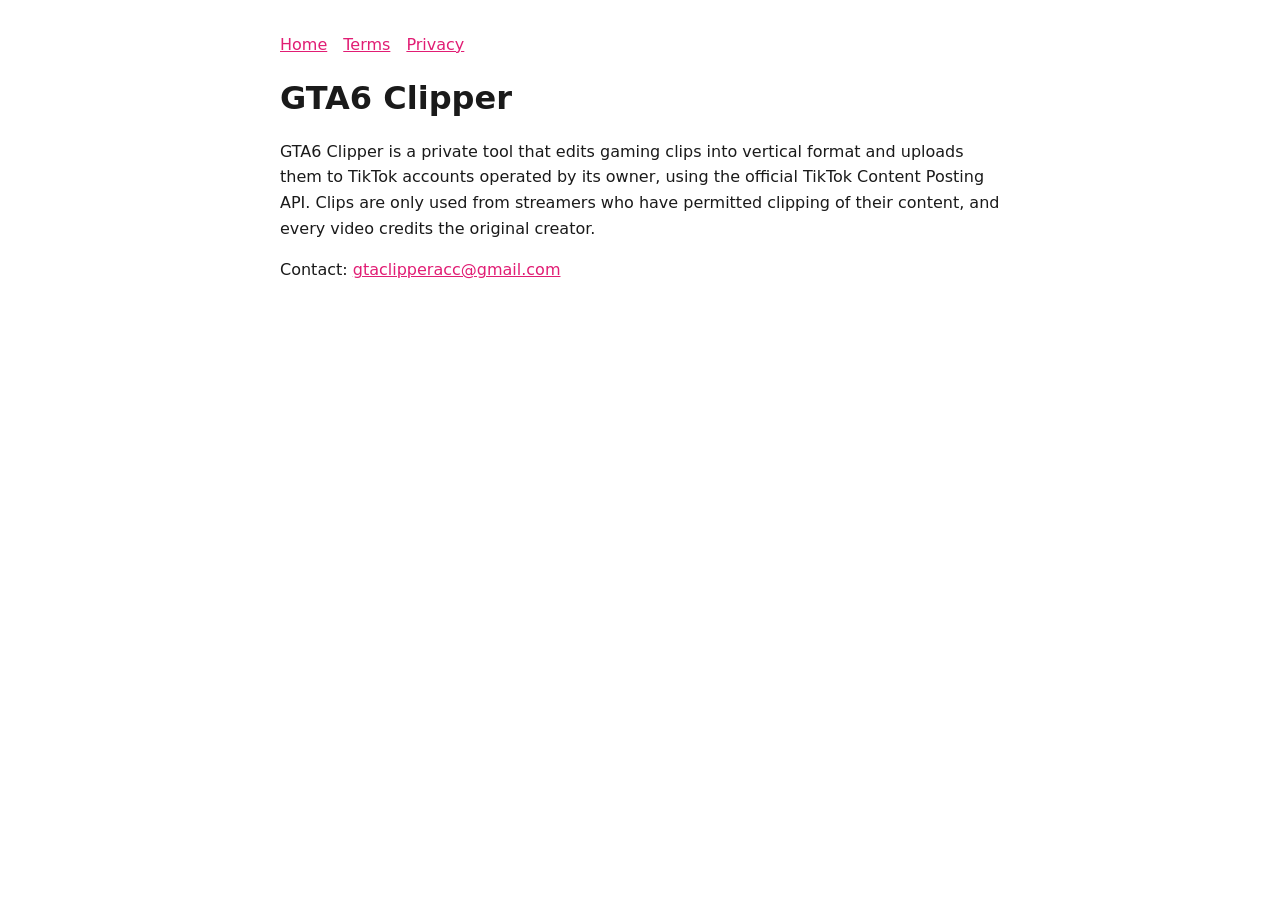
<file: index.html>
<!doctype html><html lang="en"><head><meta charset="utf-8"><meta name="viewport" content="width=device-width,initial-scale=1">
<title>GTA6 Clipper</title><link rel="stylesheet" href="style.css"></head><body>
<nav><a href="index.html">Home</a><a href="terms.html">Terms</a><a href="privacy.html">Privacy</a></nav>
<h1>GTA6 Clipper</h1>
<p>GTA6 Clipper is a private tool that edits gaming clips into vertical format and uploads them to TikTok accounts operated by its owner, using the official TikTok Content Posting API. Clips are only used from streamers who have permitted clipping of their content, and every video credits the original creator.</p>
<p>Contact: <a href="mailto:gtaclipperacc@gmail.com">gtaclipperacc@gmail.com</a></p>
</body></html>
</file>
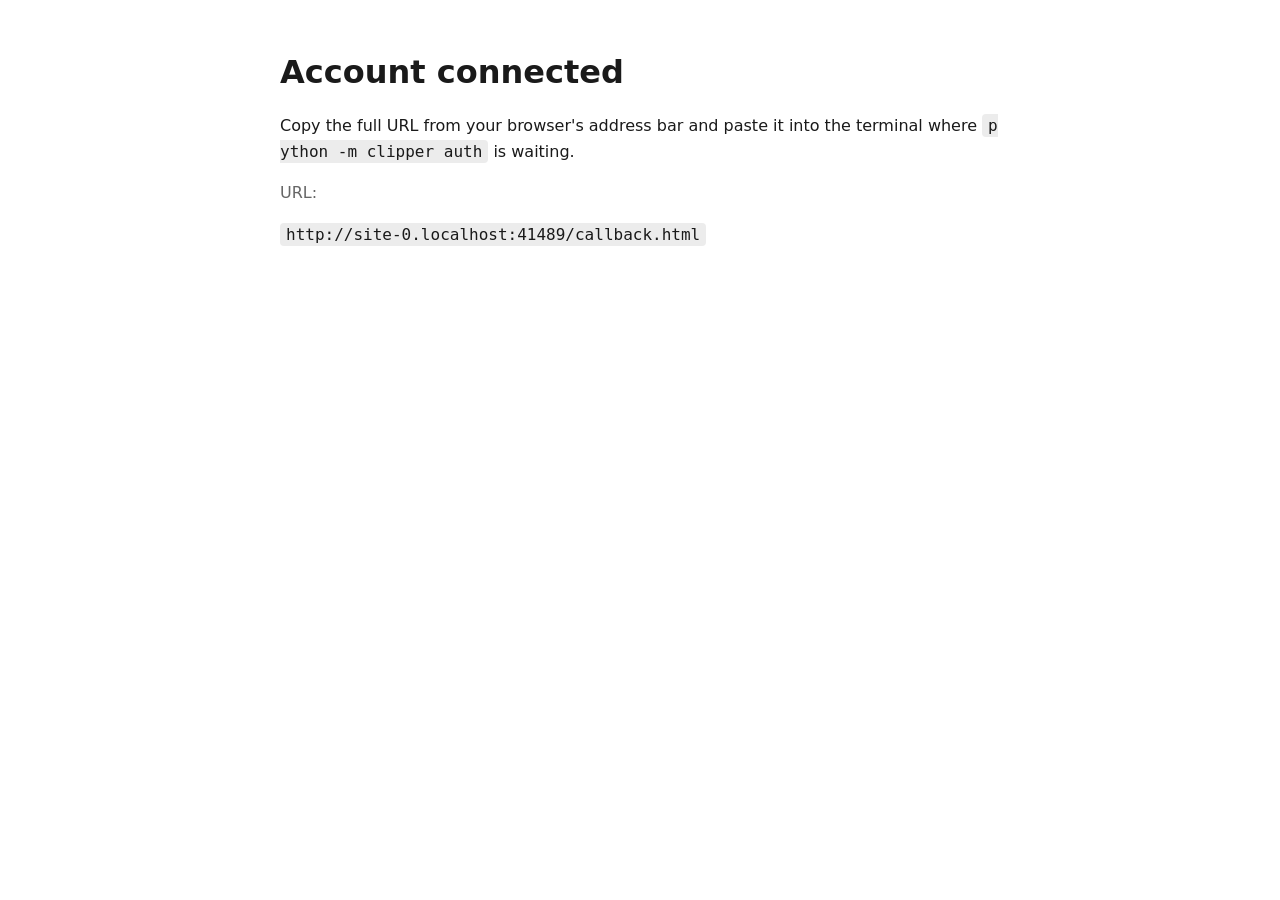
<file: callback.html>
<!doctype html><html lang="en"><head><meta charset="utf-8"><meta name="viewport" content="width=device-width,initial-scale=1">
<title>TikTok Callback</title><link rel="stylesheet" href="style.css"></head><body>
<h1>Account connected</h1>
<p>Copy the full URL from your browser's address bar and paste it into the terminal where <code>python -m clipper auth</code> is waiting.</p>
<p class="muted">URL:</p><p><code id="u"></code></p>
<script>document.getElementById('u').textContent=location.href;</script>
</body></html>
</file>
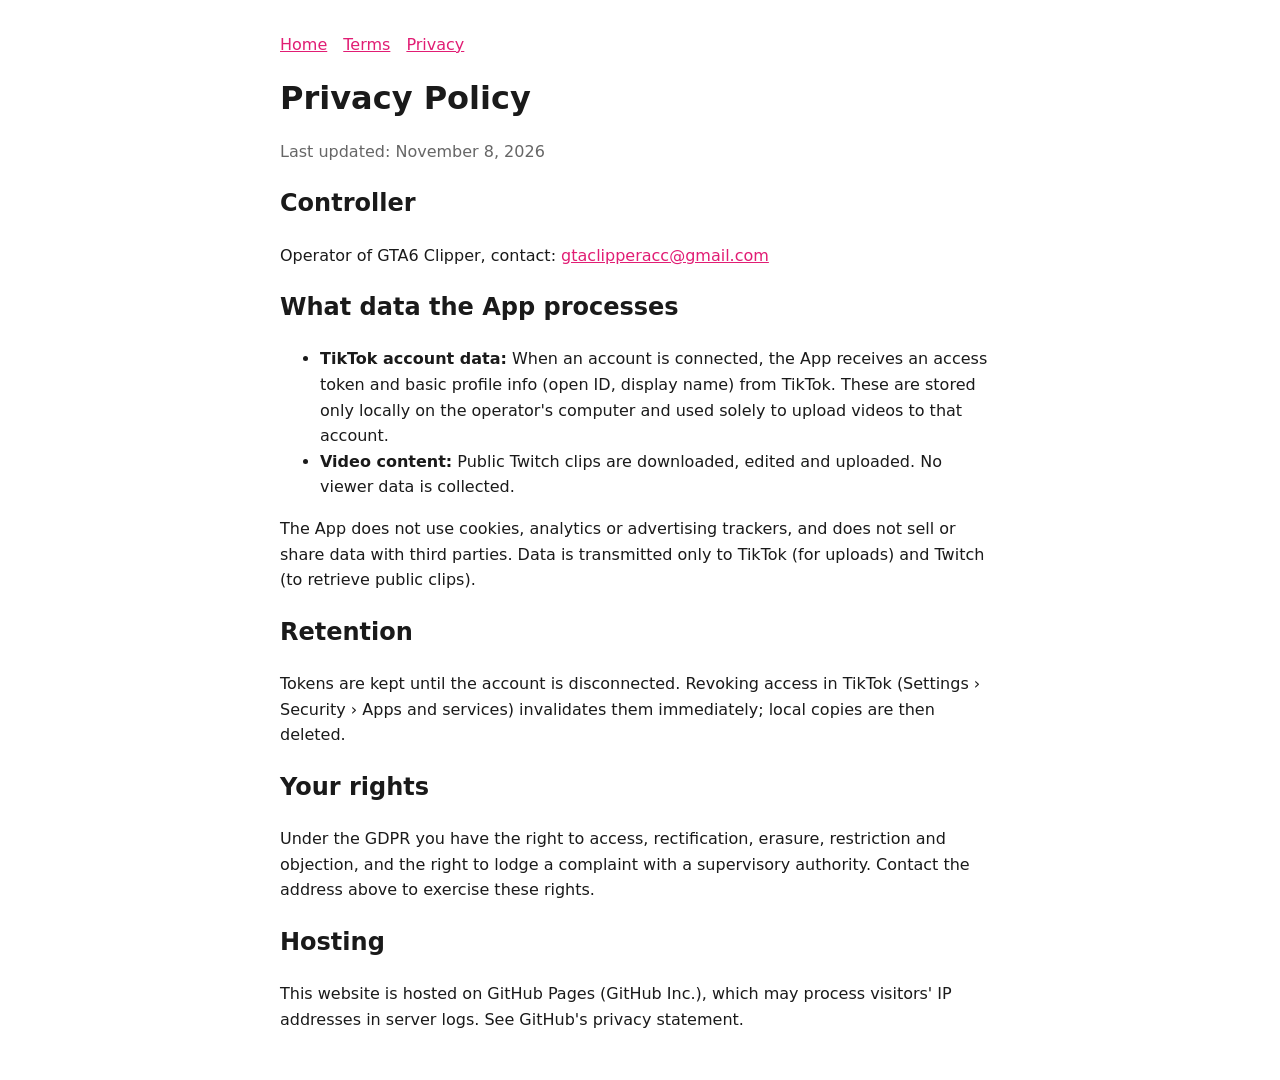
<file: privacy.html>
<!doctype html><html lang="en"><head><meta charset="utf-8"><meta name="viewport" content="width=device-width,initial-scale=1">
<title>Privacy Policy</title><link rel="stylesheet" href="style.css"></head><body>
<nav><a href="index.html">Home</a><a href="terms.html">Terms</a><a href="privacy.html">Privacy</a></nav>
<h1>Privacy Policy</h1><p class="muted">Last updated: November 8, 2026</p>
<h2>Controller</h2><p>Operator of GTA6 Clipper, contact: <a href="mailto:gtaclipperacc@gmail.com">gtaclipperacc@gmail.com</a></p>
<h2>What data the App processes</h2><ul>
<li><b>TikTok account data:</b> When an account is connected, the App receives an access token and basic profile info (open ID, display name) from TikTok. These are stored only locally on the operator's computer and used solely to upload videos to that account.</li>
<li><b>Video content:</b> Public Twitch clips are downloaded, edited and uploaded. No viewer data is collected.</li></ul>
<p>The App does not use cookies, analytics or advertising trackers, and does not sell or share data with third parties. Data is transmitted only to TikTok (for uploads) and Twitch (to retrieve public clips).</p>
<h2>Retention</h2><p>Tokens are kept until the account is disconnected. Revoking access in TikTok (Settings &rsaquo; Security &rsaquo; Apps and services) invalidates them immediately; local copies are then deleted.</p>
<h2>Your rights</h2><p>Under the GDPR you have the right to access, rectification, erasure, restriction and objection, and the right to lodge a complaint with a supervisory authority. Contact the address above to exercise these rights.</p>
<h2>Hosting</h2><p>This website is hosted on GitHub Pages (GitHub Inc.), which may process visitors' IP addresses in server logs. See GitHub's privacy statement.</p>
</body></html>
</file>
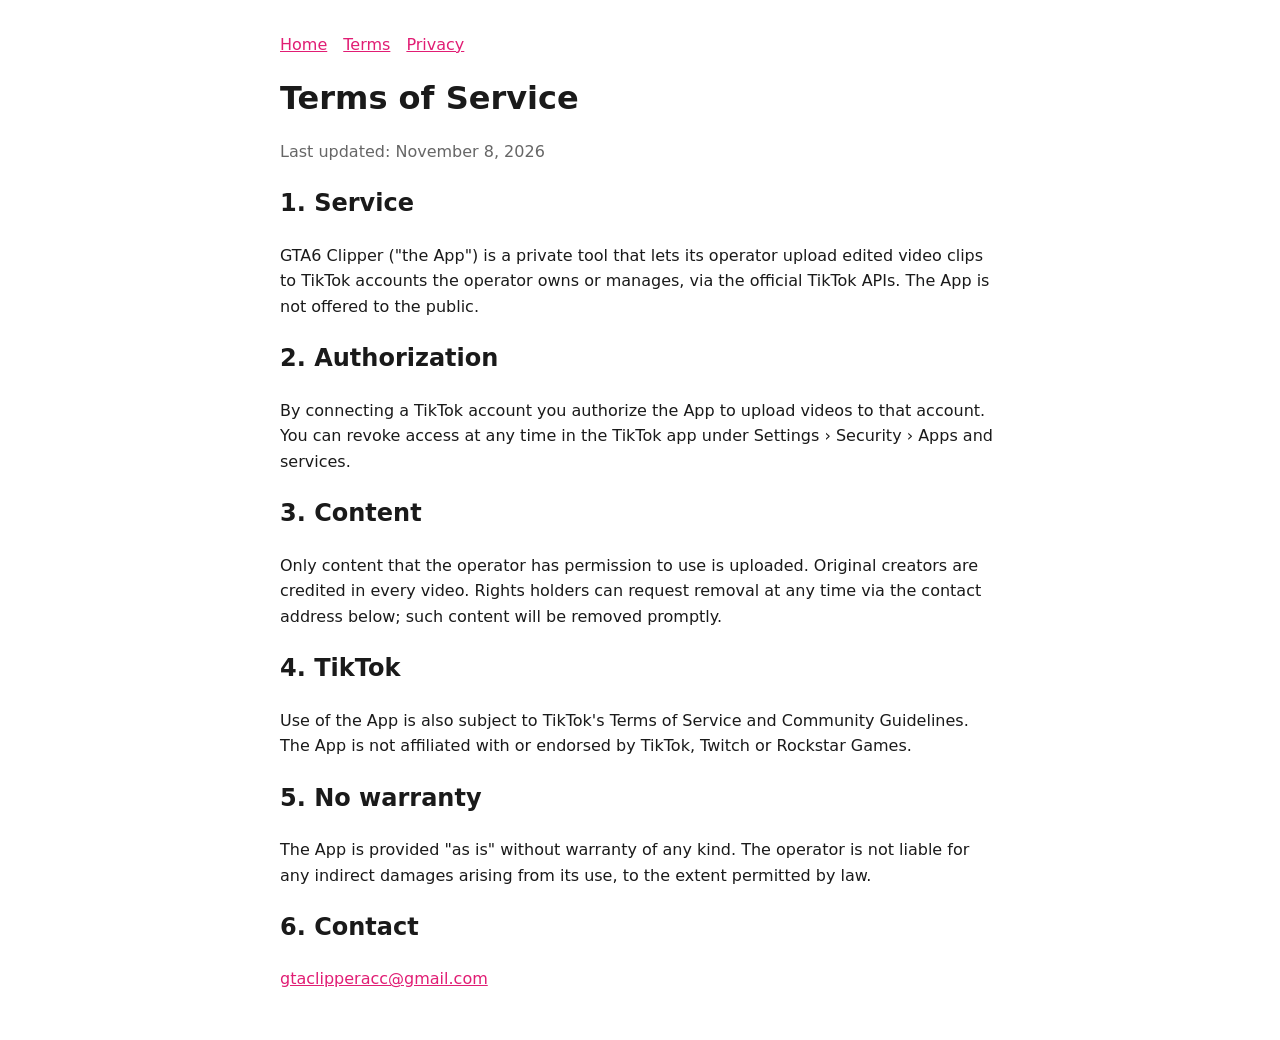
<file: terms.html>
<!doctype html><html lang="en"><head><meta charset="utf-8"><meta name="viewport" content="width=device-width,initial-scale=1">
<title>Terms of Service</title><link rel="stylesheet" href="style.css"></head><body>
<nav><a href="index.html">Home</a><a href="terms.html">Terms</a><a href="privacy.html">Privacy</a></nav>
<h1>Terms of Service</h1><p class="muted">Last updated: November 8, 2026</p>
<h2>1. Service</h2><p>GTA6 Clipper ("the App") is a private tool that lets its operator upload edited video clips to TikTok accounts the operator owns or manages, via the official TikTok APIs. The App is not offered to the public.</p>
<h2>2. Authorization</h2><p>By connecting a TikTok account you authorize the App to upload videos to that account. You can revoke access at any time in the TikTok app under Settings &rsaquo; Security &rsaquo; Apps and services.</p>
<h2>3. Content</h2><p>Only content that the operator has permission to use is uploaded. Original creators are credited in every video. Rights holders can request removal at any time via the contact address below; such content will be removed promptly.</p>
<h2>4. TikTok</h2><p>Use of the App is also subject to TikTok's Terms of Service and Community Guidelines. The App is not affiliated with or endorsed by TikTok, Twitch or Rockstar Games.</p>
<h2>5. No warranty</h2><p>The App is provided "as is" without warranty of any kind. The operator is not liable for any indirect damages arising from its use, to the extent permitted by law.</p>
<h2>6. Contact</h2><p><a href="mailto:gtaclipperacc@gmail.com">gtaclipperacc@gmail.com</a></p>
</body></html>
</file>
<file: style.css>
:root{--bg:#fff;--fg:#1a1a1a;--muted:#666;--accent:#e11d74}
@media (prefers-color-scheme:dark){:root{--bg:#111;--fg:#eee;--muted:#aaa}}
body{background:var(--bg);color:var(--fg);font:16px/1.6 -apple-system,system-ui,sans-serif;max-width:720px;margin:0 auto;padding:32px 16px}
a{color:var(--accent)}h1{line-height:1.2}small,.muted{color:var(--muted)}
code{background:rgba(127,127,127,.15);padding:2px 6px;border-radius:4px;word-break:break-all}
nav a{margin-right:16px}
</file>
